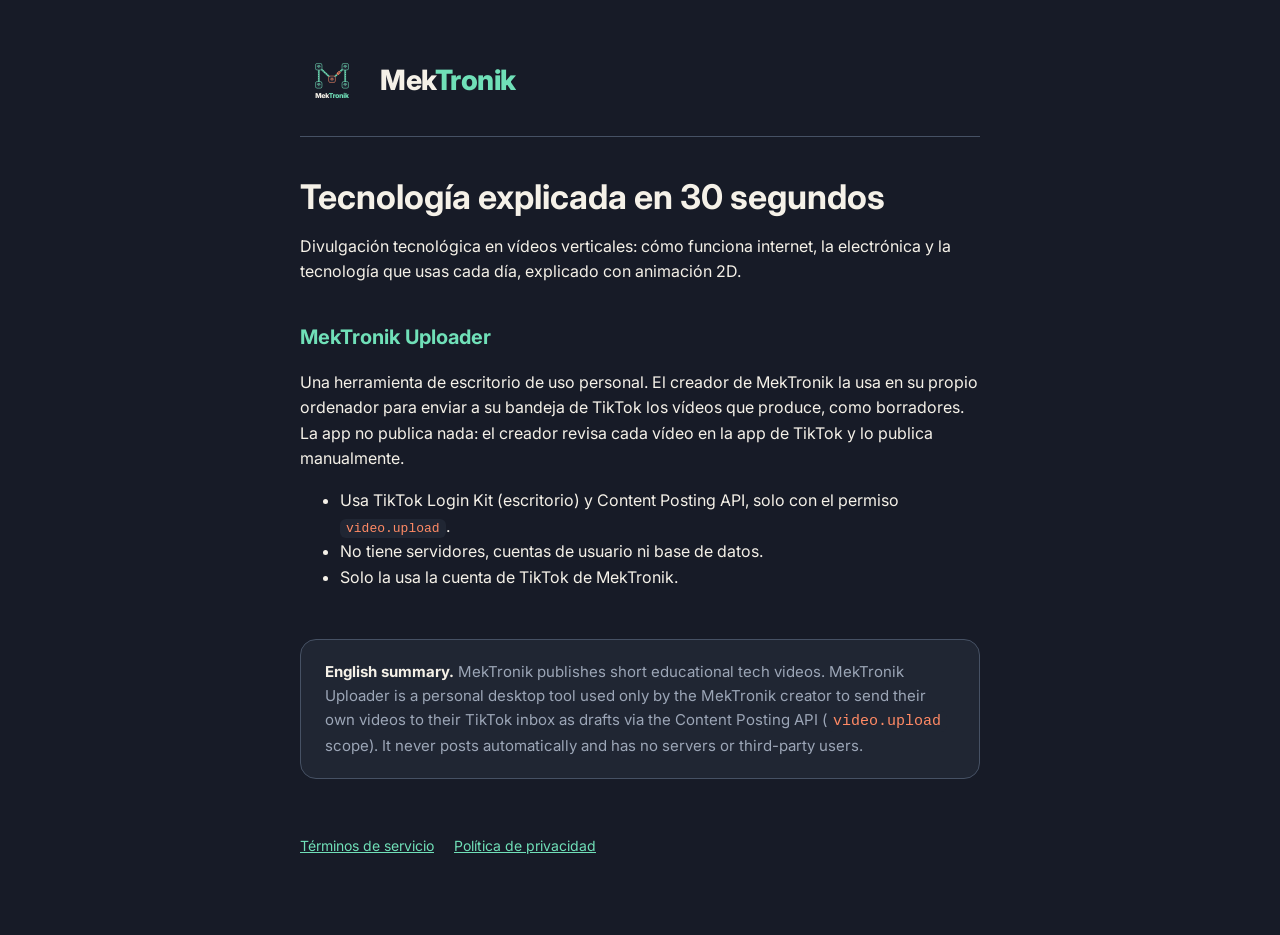
<file: index.html>
<!doctype html>
<html lang="es">
<head>
  <meta charset="utf-8">
  <meta name="viewport" content="width=device-width, initial-scale=1">
  <title>MekTronik</title>
  <meta name="description" content="Divulgación tecnológica en vídeos verticales de 30 segundos.">
  <link rel="icon" href="logo.png">
  <link rel="preconnect" href="https://fonts.googleapis.com">
  <link href="https://fonts.googleapis.com/css2?family=Inter:wght@400;700;800&display=swap" rel="stylesheet">
  <link rel="stylesheet" href="style.css">
</head>
<body>
<main>
  <header>
    <img src="logo.png" alt="Logo de MekTronik">
    <a href="./">Mek<span>Tronik</span></a>
  </header>

  <h1>Tecnología explicada en 30 segundos</h1>
  <p>Divulgación tecnológica en vídeos verticales: cómo funciona internet, la electrónica y la tecnología que usas cada día, explicado con animación 2D.</p>

  <h2>MekTronik Uploader</h2>
  <p>Una herramienta de escritorio de uso personal. El creador de MekTronik la usa en su propio ordenador para enviar a su bandeja de TikTok los vídeos que produce, como borradores. La app no publica nada: el creador revisa cada vídeo en la app de TikTok y lo publica manualmente.</p>
  <ul>
    <li>Usa TikTok Login Kit (escritorio) y Content Posting API, solo con el permiso <code>video.upload</code>.</li>
    <li>No tiene servidores, cuentas de usuario ni base de datos.</li>
    <li>Solo la usa la cuenta de TikTok de MekTronik.</li>
  </ul>

  <div class="resumen">
    <strong>English summary.</strong> MekTronik publishes short educational tech videos. MekTronik Uploader is a personal desktop tool used only by the MekTronik creator to send their own videos to their TikTok inbox as drafts via the Content Posting API (<code>video.upload</code> scope). It never posts automatically and has no servers or third-party users.
  </div>

  <footer>
    <a href="terminos.html">Términos de servicio</a>
    <a href="privacidad.html">Política de privacidad</a>
  </footer>
</main>
</body>
</html>
</file>
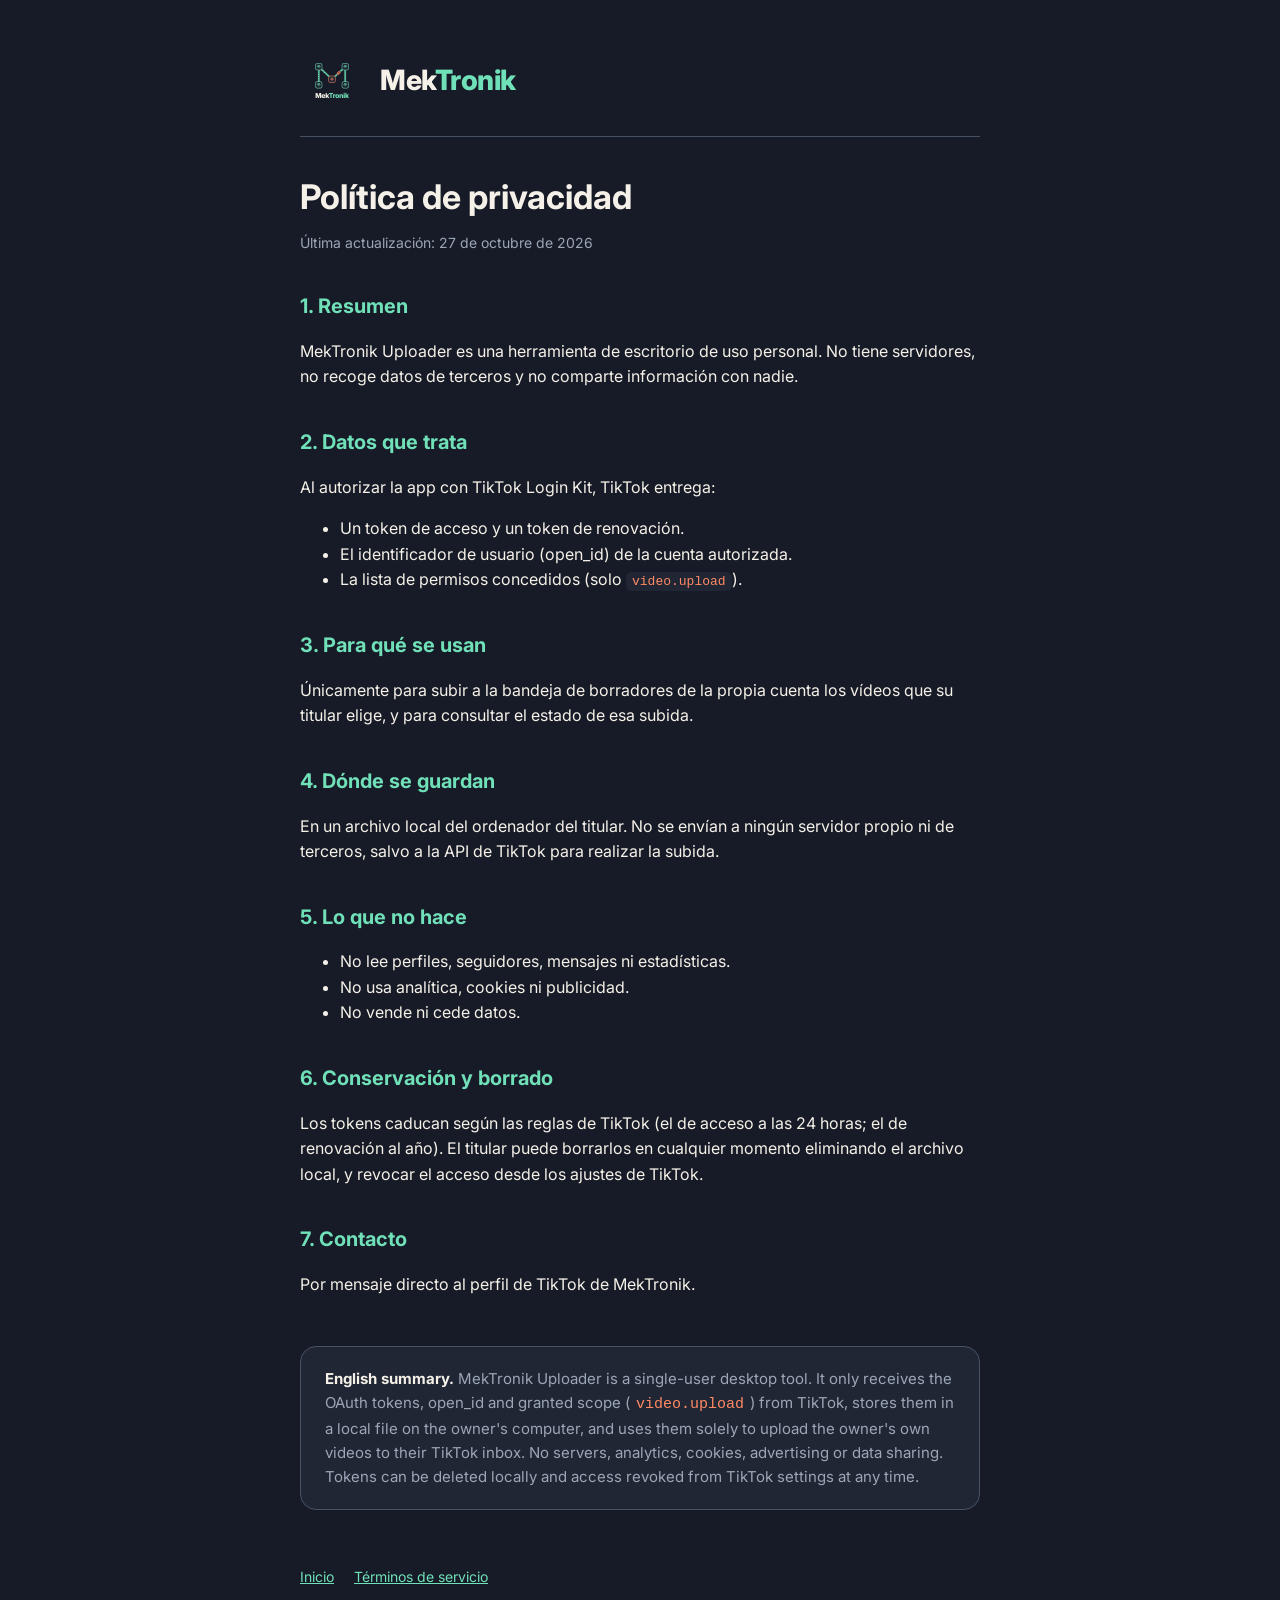
<file: privacidad.html>
<!doctype html>
<html lang="es">
<head>
  <meta charset="utf-8">
  <meta name="viewport" content="width=device-width, initial-scale=1">
  <title>Política de privacidad · MekTronik</title>
  <link rel="icon" href="logo.png">
  <link rel="preconnect" href="https://fonts.googleapis.com">
  <link href="https://fonts.googleapis.com/css2?family=Inter:wght@400;700;800&display=swap" rel="stylesheet">
  <link rel="stylesheet" href="style.css">
</head>
<body>
<main>
  <header>
    <img src="logo.png" alt="Logo de MekTronik">
    <a href="./">Mek<span>Tronik</span></a>
  </header>

  <h1>Política de privacidad</h1>
  <p class="fecha">Última actualización: 27 de octubre de 2026</p>

  <h2>1. Resumen</h2>
  <p>MekTronik Uploader es una herramienta de escritorio de uso personal. No tiene servidores, no recoge datos de terceros y no comparte información con nadie.</p>

  <h2>2. Datos que trata</h2>
  <p>Al autorizar la app con TikTok Login Kit, TikTok entrega:</p>
  <ul>
    <li>Un token de acceso y un token de renovación.</li>
    <li>El identificador de usuario (open_id) de la cuenta autorizada.</li>
    <li>La lista de permisos concedidos (solo <code>video.upload</code>).</li>
  </ul>

  <h2>3. Para qué se usan</h2>
  <p>Únicamente para subir a la bandeja de borradores de la propia cuenta los vídeos que su titular elige, y para consultar el estado de esa subida.</p>

  <h2>4. Dónde se guardan</h2>
  <p>En un archivo local del ordenador del titular. No se envían a ningún servidor propio ni de terceros, salvo a la API de TikTok para realizar la subida.</p>

  <h2>5. Lo que no hace</h2>
  <ul>
    <li>No lee perfiles, seguidores, mensajes ni estadísticas.</li>
    <li>No usa analítica, cookies ni publicidad.</li>
    <li>No vende ni cede datos.</li>
  </ul>

  <h2>6. Conservación y borrado</h2>
  <p>Los tokens caducan según las reglas de TikTok (el de acceso a las 24 horas; el de renovación al año). El titular puede borrarlos en cualquier momento eliminando el archivo local, y revocar el acceso desde los ajustes de TikTok.</p>

  <h2>7. Contacto</h2>
  <p>Por mensaje directo al perfil de TikTok de MekTronik.</p>

  <div class="resumen">
    <strong>English summary.</strong> MekTronik Uploader is a single-user desktop tool. It only receives the OAuth tokens, open_id and granted scope (<code>video.upload</code>) from TikTok, stores them in a local file on the owner's computer, and uses them solely to upload the owner's own videos to their TikTok inbox. No servers, analytics, cookies, advertising or data sharing. Tokens can be deleted locally and access revoked from TikTok settings at any time.
  </div>

  <footer>
    <a href="./">Inicio</a>
    <a href="terminos.html">Términos de servicio</a>
  </footer>
</main>
</body>
</html>
</file>
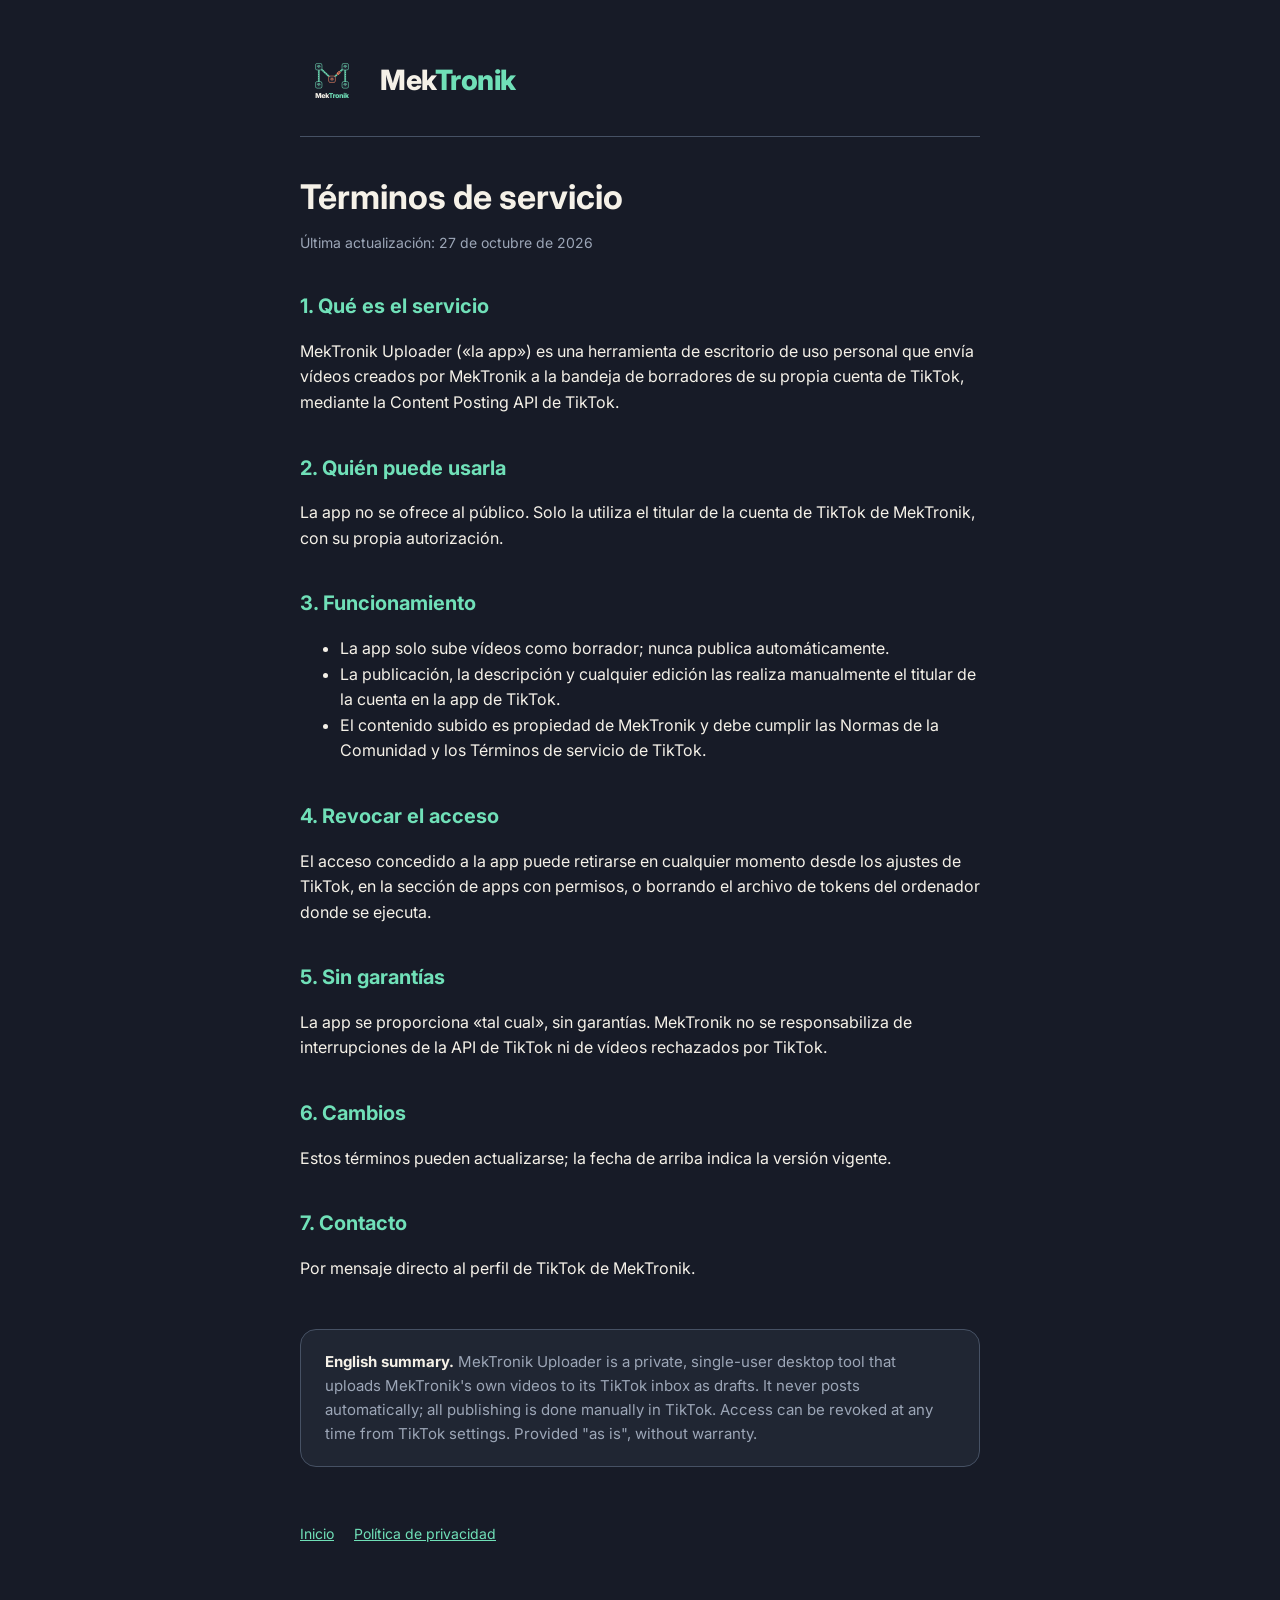
<file: terminos.html>
<!doctype html>
<html lang="es">
<head>
  <meta charset="utf-8">
  <meta name="viewport" content="width=device-width, initial-scale=1">
  <title>Términos de servicio · MekTronik</title>
  <link rel="icon" href="logo.png">
  <link rel="preconnect" href="https://fonts.googleapis.com">
  <link href="https://fonts.googleapis.com/css2?family=Inter:wght@400;700;800&display=swap" rel="stylesheet">
  <link rel="stylesheet" href="style.css">
</head>
<body>
<main>
  <header>
    <img src="logo.png" alt="Logo de MekTronik">
    <a href="./">Mek<span>Tronik</span></a>
  </header>

  <h1>Términos de servicio</h1>
  <p class="fecha">Última actualización: 27 de octubre de 2026</p>

  <h2>1. Qué es el servicio</h2>
  <p>MekTronik Uploader («la app») es una herramienta de escritorio de uso personal que envía vídeos creados por MekTronik a la bandeja de borradores de su propia cuenta de TikTok, mediante la Content Posting API de TikTok.</p>

  <h2>2. Quién puede usarla</h2>
  <p>La app no se ofrece al público. Solo la utiliza el titular de la cuenta de TikTok de MekTronik, con su propia autorización.</p>

  <h2>3. Funcionamiento</h2>
  <ul>
    <li>La app solo sube vídeos como borrador; nunca publica automáticamente.</li>
    <li>La publicación, la descripción y cualquier edición las realiza manualmente el titular de la cuenta en la app de TikTok.</li>
    <li>El contenido subido es propiedad de MekTronik y debe cumplir las Normas de la Comunidad y los Términos de servicio de TikTok.</li>
  </ul>

  <h2>4. Revocar el acceso</h2>
  <p>El acceso concedido a la app puede retirarse en cualquier momento desde los ajustes de TikTok, en la sección de apps con permisos, o borrando el archivo de tokens del ordenador donde se ejecuta.</p>

  <h2>5. Sin garantías</h2>
  <p>La app se proporciona «tal cual», sin garantías. MekTronik no se responsabiliza de interrupciones de la API de TikTok ni de vídeos rechazados por TikTok.</p>

  <h2>6. Cambios</h2>
  <p>Estos términos pueden actualizarse; la fecha de arriba indica la versión vigente.</p>

  <h2>7. Contacto</h2>
  <p>Por mensaje directo al perfil de TikTok de MekTronik.</p>

  <div class="resumen">
    <strong>English summary.</strong> MekTronik Uploader is a private, single-user desktop tool that uploads MekTronik's own videos to its TikTok inbox as drafts. It never posts automatically; all publishing is done manually in TikTok. Access can be revoked at any time from TikTok settings. Provided "as is", without warranty.
  </div>

  <footer>
    <a href="./">Inicio</a>
    <a href="privacidad.html">Política de privacidad</a>
  </footer>
</main>
</body>
</html>
</file>
<file: style.css>
:root {
  --navy: #171b27;
  --panel: #202633;
  --line: #465164;
  --mint: #70e0b8;
  --coral: #ff8a65;
  --ivory: #f5f1e8;
  --muted: #9ca6b7;
}

* {
  box-sizing: border-box;
}

body {
  margin: 0;
  background: var(--navy);
  color: var(--ivory);
  font-family: "Inter", Arial, sans-serif;
  line-height: 1.6;
}

main {
  max-width: 720px;
  margin: 0 auto;
  padding: 48px 20px 80px;
}

header {
  display: flex;
  align-items: center;
  gap: 16px;
  padding-bottom: 24px;
  border-bottom: 1px solid var(--line);
}

header img {
  width: 64px;
  height: 64px;
  border-radius: 16px;
}

header a {
  color: var(--ivory);
  font-size: 28px;
  font-weight: 800;
  letter-spacing: -0.5px;
  text-decoration: none;
}

header a span {
  color: var(--mint);
}

h1 {
  margin: 40px 0 4px;
  font-size: 34px;
  line-height: 1.2;
}

h2 {
  margin-top: 36px;
  color: var(--mint);
  font-size: 20px;
}

a {
  color: var(--mint);
}

code {
  padding: 2px 6px;
  border-radius: 6px;
  background: var(--panel);
  color: var(--coral);
}

.fecha {
  color: var(--muted);
  font-size: 14px;
}

.resumen {
  margin-top: 48px;
  padding: 20px 24px;
  border: 1px solid var(--line);
  border-radius: 16px;
  background: var(--panel);
  color: var(--muted);
  font-size: 15px;
}

.resumen strong {
  color: var(--ivory);
}

footer {
  margin-top: 56px;
  color: var(--muted);
  font-size: 14px;
}

footer a {
  margin-right: 16px;
}
</file>
